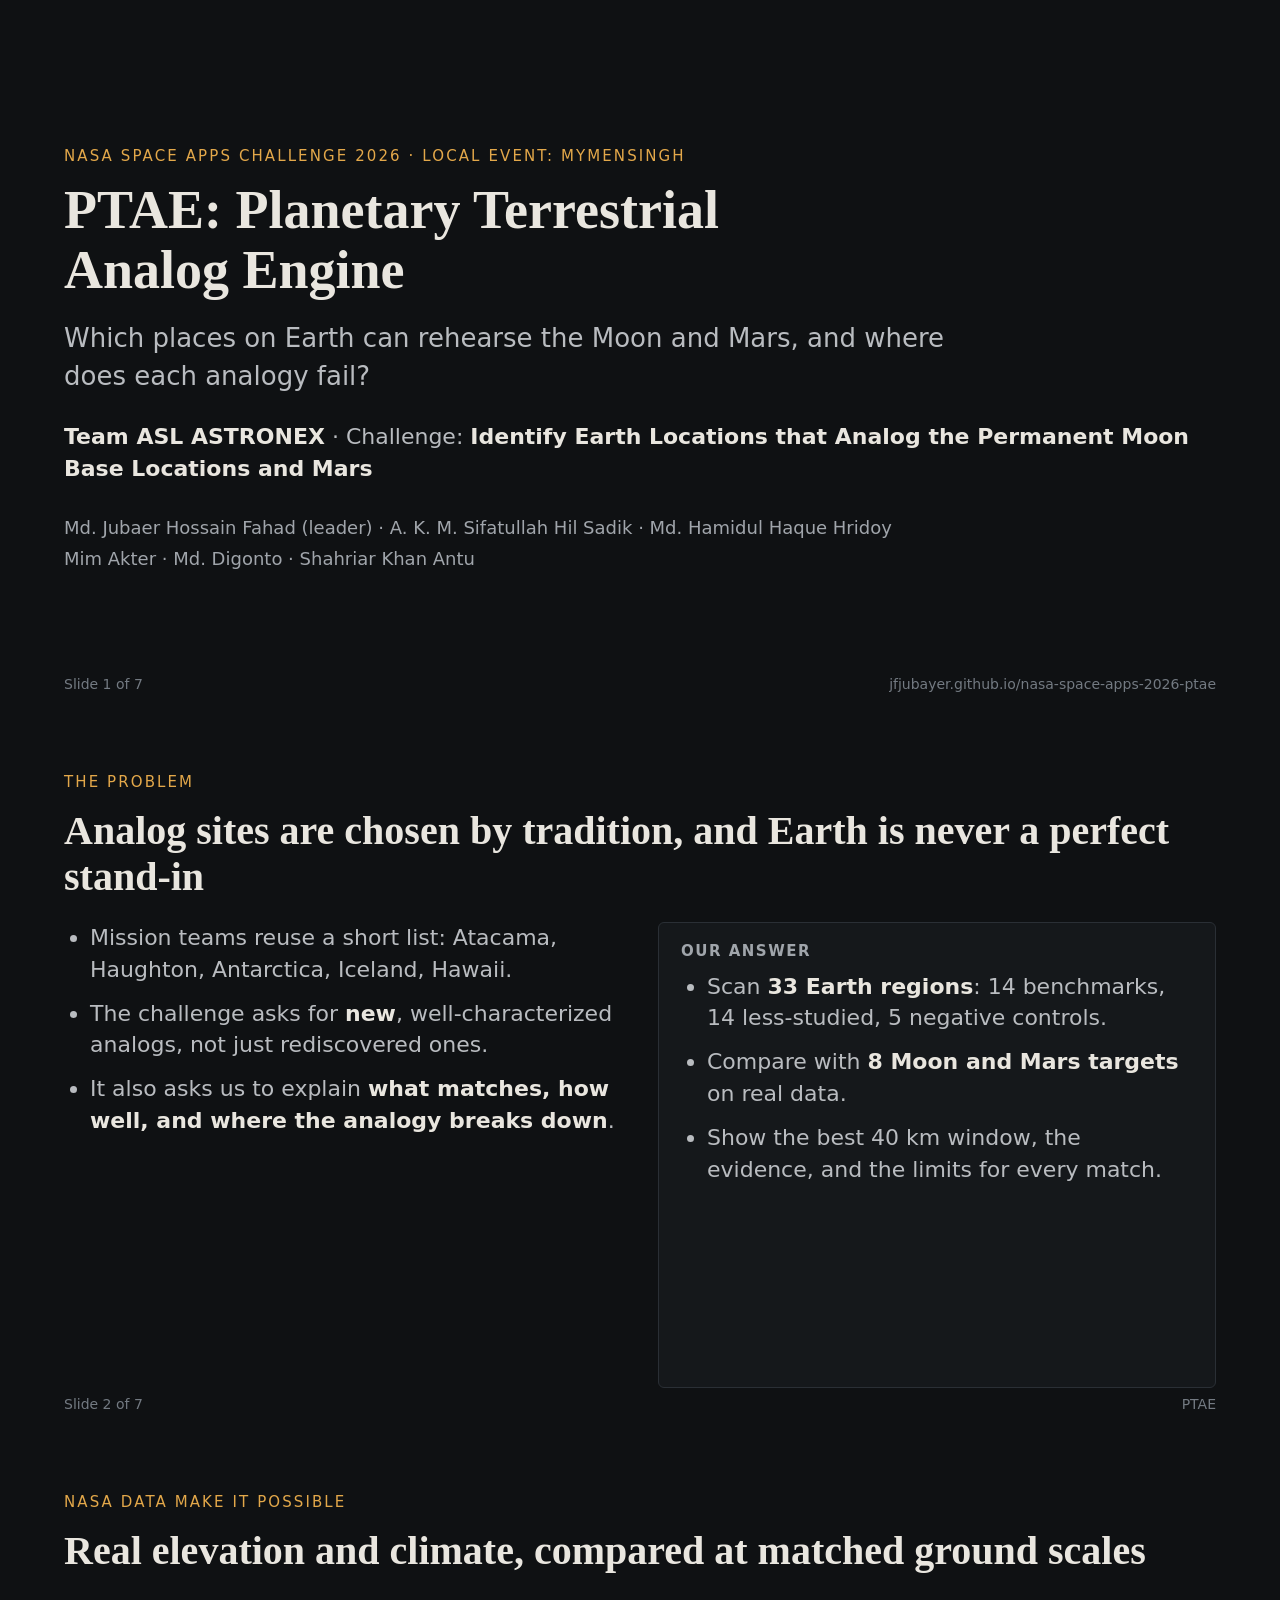
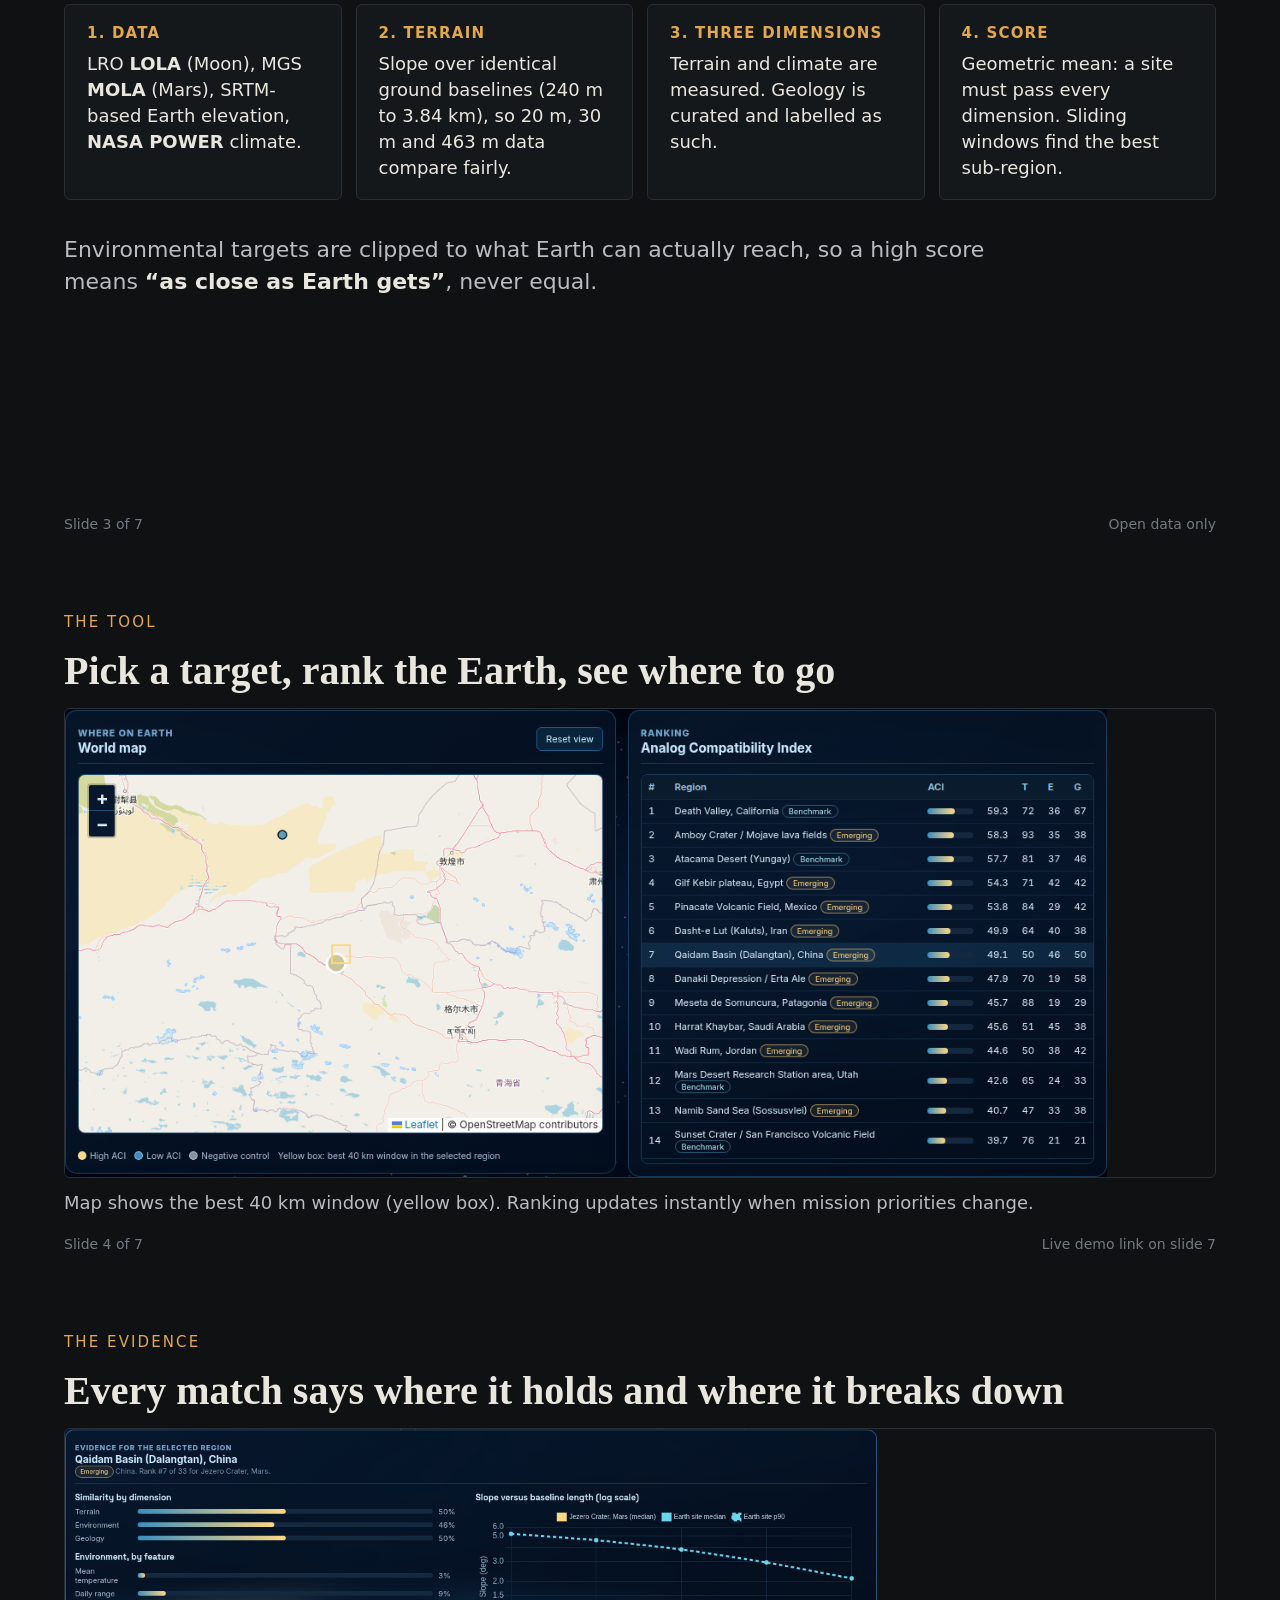
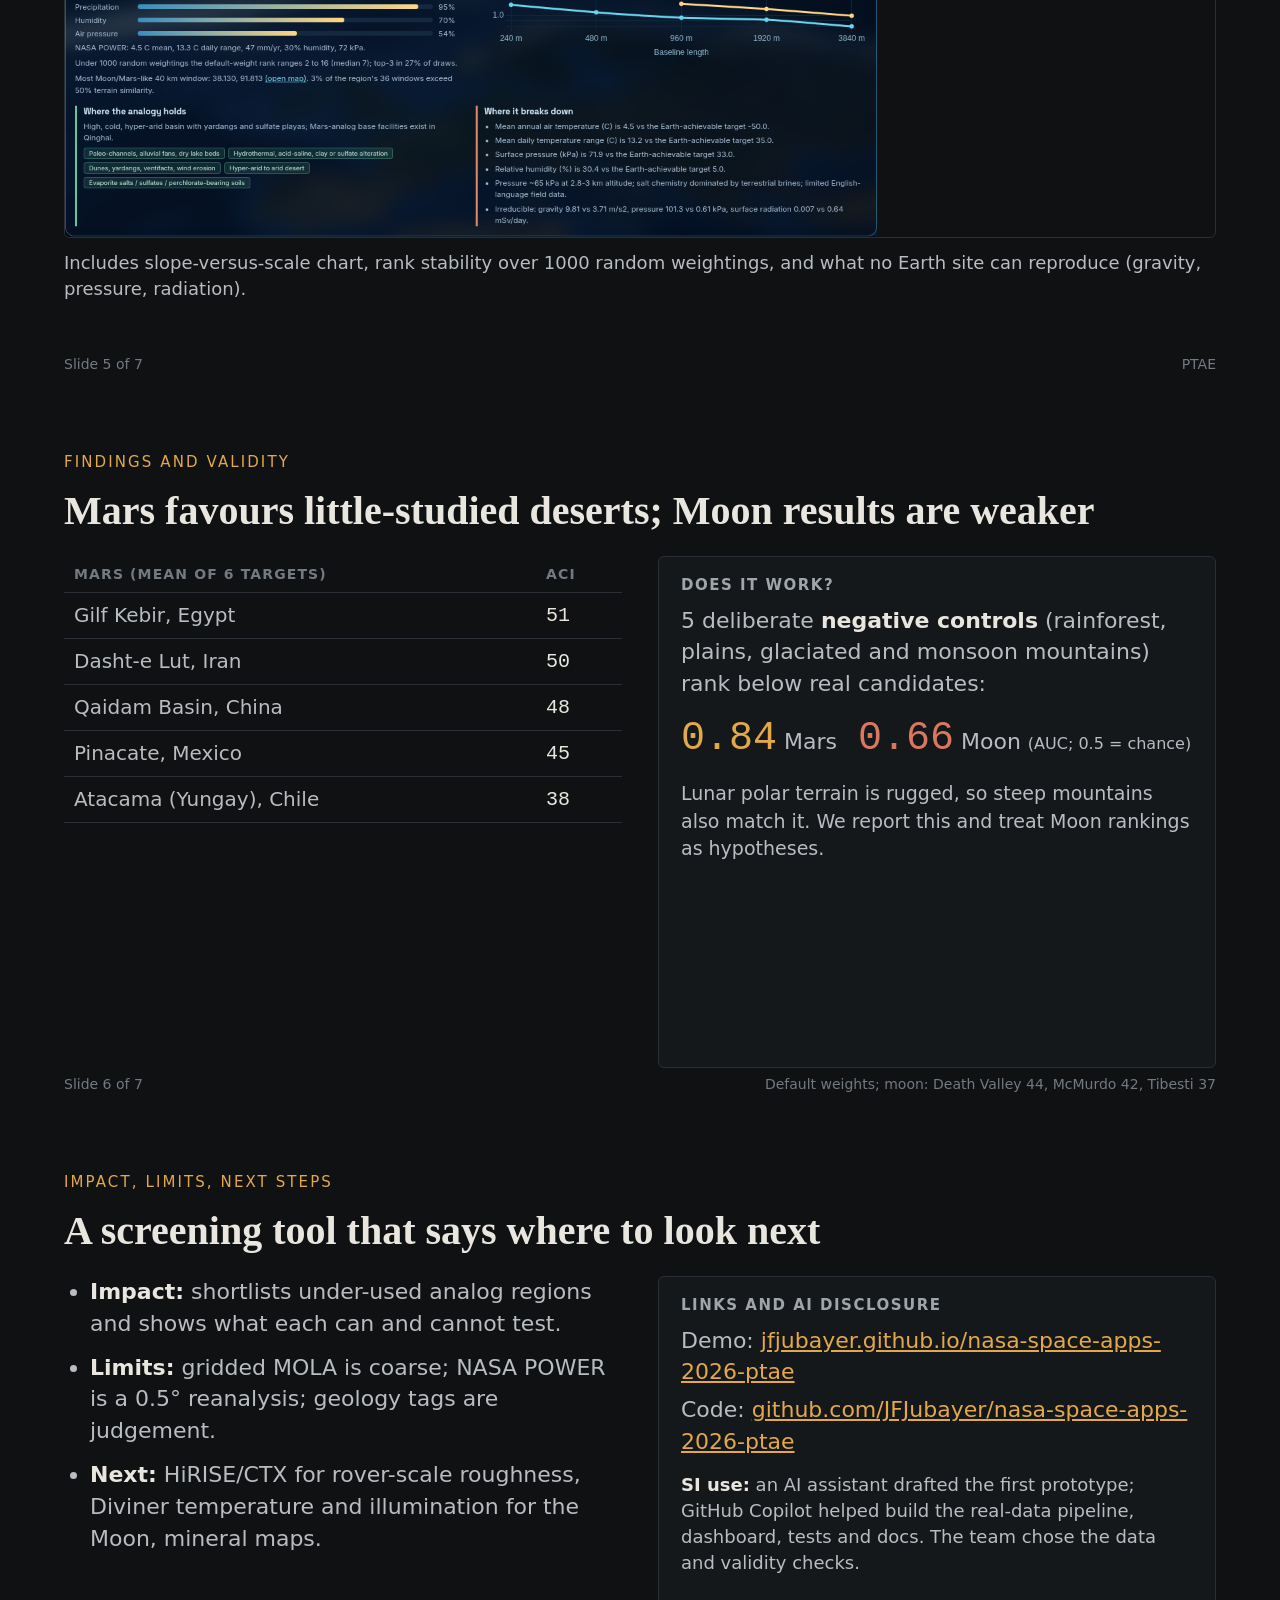
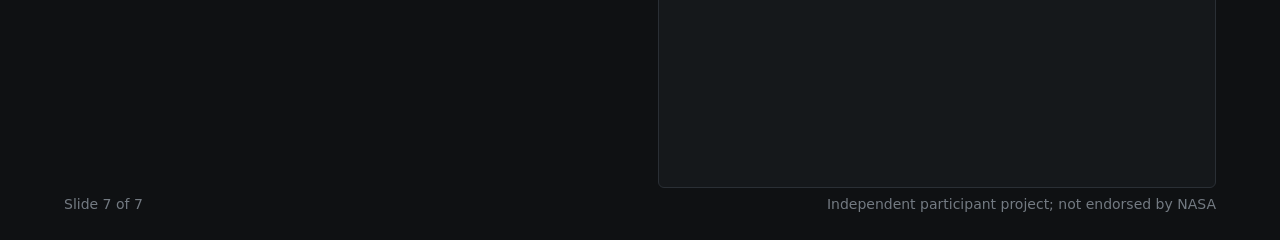
<file: docs/demo/PTAE_demo_slides.html>
<!DOCTYPE html>
<html lang="en">
<head>
<meta charset="utf-8">
<title>PTAE demo slides (7)</title>
<style>
@page { size: 1280px 720px; margin: 0; }
* { box-sizing: border-box; margin: 0; padding: 0; }
html, body { background: #0f1113; }
body { font: 22px/1.45 ui-sans-serif, system-ui, "Segoe UI", Roboto, Arial, sans-serif; color: #e9e6df; }
.slide { width: 1280px; height: 720px; padding: 52px 64px; page-break-after: always; break-after: page; display: flex; flex-direction: column; position: relative; overflow: hidden; }
.slide:last-child { page-break-after: auto; break-after: auto; }
.kicker { font-size: 15px; letter-spacing: 0.14em; text-transform: uppercase; color: #e3a84a; margin-bottom: 14px; }
h1 { font-family: "Iowan Old Style", Palatino, Georgia, serif; font-weight: 600; font-size: 54px; line-height: 1.1; }
h2 { font-family: "Iowan Old Style", Palatino, Georgia, serif; font-weight: 600; font-size: 40px; line-height: 1.15; margin-bottom: 22px; }
p, li { color: #b9bcc0; }
strong { color: #e9e6df; }
ul { padding-left: 26px; display: grid; gap: 12px; align-content: start; }
.foot { position: absolute; left: 64px; right: 64px; bottom: 26px; display: flex; justify-content: space-between; font-size: 14px; color: #737a82; }
.cols { display: grid; grid-template-columns: 1fr 1fr; gap: 36px; flex: 1; min-height: 0; }
.card { border: 1px solid #2a2f35; border-radius: 6px; padding: 18px 22px; background: #15181b; }
.card h3 { font-size: 15px; letter-spacing: 0.1em; text-transform: uppercase; color: #a0a5ab; font-weight: 600; margin-bottom: 8px; }
.flow { display: grid; grid-template-columns: repeat(4, 1fr); gap: 14px; margin-top: 8px; }
.flow .card { font-size: 18px; }
.flow .card b { display: block; color: #e3a84a; font-size: 15px; letter-spacing: 0.08em; text-transform: uppercase; margin-bottom: 6px; }
.shot { border: 1px solid #2a2f35; border-radius: 6px; width: 100%; display: block; }
.big { font-family: ui-monospace, Menlo, Consolas, monospace; font-size: 40px; color: #e3a84a; }
.members { font-size: 18px; color: #a0a5ab; margin-top: 28px; line-height: 1.7; }
table { border-collapse: collapse; width: 100%; font-size: 20px; }
td, th { text-align: left; padding: 8px 10px; border-bottom: 1px solid #2a2f35; color: #b9bcc0; }
th { color: #737a82; font-size: 14px; letter-spacing: 0.08em; text-transform: uppercase; font-weight: 600; }
td.n { color: #e9e6df; font-family: ui-monospace, Menlo, Consolas, monospace; }
a { color: #e3a84a; }
</style>
</head>
<body>

<section class="slide" style="justify-content:center">
  <div class="kicker">NASA Space Apps Challenge 2026 &middot; Local event: Mymensingh</div>
  <h1>PTAE: Planetary Terrestrial<br>Analog Engine</h1>
  <p style="margin-top:20px;font-size:26px;max-width:900px">Which places on Earth can rehearse the Moon and Mars, and where does each analogy fail?</p>
  <p style="margin-top:26px"><strong>Team ASL ASTRONEX</strong> &middot; Challenge: <strong>Identify Earth Locations that Analog the Permanent Moon Base Locations and Mars</strong></p>
  <div class="members">Md. Jubaer Hossain Fahad (leader) &middot; A. K. M. Sifatullah Hil Sadik &middot; Md. Hamidul Haque Hridoy<br>Mim Akter &middot; Md. Digonto &middot; Shahriar Khan Antu</div>
  <div class="foot"><span>Slide 1 of 7</span><span>jfjubayer.github.io/nasa-space-apps-2026-ptae</span></div>
</section>

<section class="slide">
  <div class="kicker">The problem</div>
  <h2>Analog sites are chosen by tradition, and Earth is never a perfect stand-in</h2>
  <div class="cols">
    <div>
      <ul>
        <li>Mission teams reuse a short list: Atacama, Haughton, Antarctica, Iceland, Hawaii.</li>
        <li>The challenge asks for <strong>new</strong>, well-characterized analogs, not just rediscovered ones.</li>
        <li>It also asks us to explain <strong>what matches, how well, and where the analogy breaks down</strong>.</li>
      </ul>
    </div>
    <div class="card">
      <h3>Our answer</h3>
      <ul>
        <li>Scan <strong>33 Earth regions</strong>: 14 benchmarks, 14 less-studied, 5 negative controls.</li>
        <li>Compare with <strong>8 Moon and Mars targets</strong> on real data.</li>
        <li>Show the best 40 km window, the evidence, and the limits for every match.</li>
      </ul>
    </div>
  </div>
  <div class="foot"><span>Slide 2 of 7</span><span>PTAE</span></div>
</section>

<section class="slide">
  <div class="kicker">NASA data make it possible</div>
  <h2>Real elevation and climate, compared at matched ground scales</h2>
  <div class="flow">
    <div class="card"><b>1. Data</b>LRO <strong>LOLA</strong> (Moon), MGS <strong>MOLA</strong> (Mars), SRTM-based Earth elevation, <strong>NASA POWER</strong> climate.</div>
    <div class="card"><b>2. Terrain</b>Slope over identical ground baselines (240 m to 3.84 km), so 20 m, 30 m and 463 m data compare fairly.</div>
    <div class="card"><b>3. Three dimensions</b>Terrain and climate are measured. Geology is curated and labelled as such.</div>
    <div class="card"><b>4. Score</b>Geometric mean: a site must pass every dimension. Sliding windows find the best sub-region.</div>
  </div>
  <p style="margin-top:34px;max-width:1000px">Environmental targets are clipped to what Earth can actually reach, so a high score means <strong>&ldquo;as close as Earth gets&rdquo;</strong>, never equal.</p>
  <div class="foot"><span>Slide 3 of 7</span><span>Open data only</span></div>
</section>

<section class="slide">
  <div class="kicker">The tool</div>
  <h2 style="margin-bottom:14px">Pick a target, rank the Earth, see where to go</h2>
  <img class="shot" src="app_ranking.png" alt="PTAE dashboard: world map and ranking for Jezero Crater" style="max-height:470px;object-fit:contain;object-position:left top">
  <p style="margin-top:12px;font-size:18px">Map shows the best 40 km window (yellow box). Ranking updates instantly when mission priorities change.</p>
  <div class="foot"><span>Slide 4 of 7</span><span>Live demo link on slide 7</span></div>
</section>

<section class="slide">
  <div class="kicker">The evidence</div>
  <h2 style="margin-bottom:14px">Every match says where it holds and where it breaks down</h2>
  <img class="shot" src="app_evidence.png" alt="PTAE evidence panel for a selected region" style="max-height:410px;object-fit:contain;object-position:left top">
  <p style="margin-top:12px;font-size:18px">Includes slope-versus-scale chart, rank stability over 1000 random weightings, and what no Earth site can reproduce (gravity, pressure, radiation).</p>
  <div class="foot"><span>Slide 5 of 7</span><span>PTAE</span></div>
</section>

<section class="slide">
  <div class="kicker">Findings and validity</div>
  <h2>Mars favours little-studied deserts; Moon results are weaker</h2>
  <div class="cols">
    <div>
      <table>
        <tr><th>Mars (mean of 6 targets)</th><th>ACI</th></tr>
        <tr><td>Gilf Kebir, Egypt</td><td class="n">51</td></tr>
        <tr><td>Dasht-e Lut, Iran</td><td class="n">50</td></tr>
        <tr><td>Qaidam Basin, China</td><td class="n">48</td></tr>
        <tr><td>Pinacate, Mexico</td><td class="n">45</td></tr>
        <tr><td>Atacama (Yungay), Chile</td><td class="n">38</td></tr>
      </table>
    </div>
    <div class="card">
      <h3>Does it work?</h3>
      <p>5 deliberate <strong>negative controls</strong> (rainforest, plains, glaciated and monsoon mountains) rank below real candidates:</p>
      <p style="margin-top:10px"><span class="big">0.84</span> Mars &nbsp; <span class="big" style="color:#d9785f">0.66</span> Moon <span style="font-size:16px">(AUC; 0.5 = chance)</span></p>
      <p style="margin-top:12px;font-size:19px">Lunar polar terrain is rugged, so steep mountains also match it. We report this and treat Moon rankings as hypotheses.</p>
    </div>
  </div>
  <div class="foot"><span>Slide 6 of 7</span><span>Default weights; moon: Death Valley 44, McMurdo 42, Tibesti 37</span></div>
</section>

<section class="slide">
  <div class="kicker">Impact, limits, next steps</div>
  <h2>A screening tool that says where to look next</h2>
  <div class="cols">
    <ul>
      <li><strong>Impact:</strong> shortlists under-used analog regions and shows what each can and cannot test.</li>
      <li><strong>Limits:</strong> gridded MOLA is coarse; NASA POWER is a 0.5&deg; reanalysis; geology tags are judgement.</li>
      <li><strong>Next:</strong> HiRISE/CTX for rover-scale roughness, Diviner temperature and illumination for the Moon, mineral maps.</li>
    </ul>
    <div class="card">
      <h3>Links and AI disclosure</h3>
      <p>Demo: <a href="https://jfjubayer.github.io/nasa-space-apps-2026-ptae/">jfjubayer.github.io/nasa-space-apps-2026-ptae</a></p>
      <p style="margin-top:6px">Code: <a href="https://github.com/JFJubayer/nasa-space-apps-2026-ptae">github.com/JFJubayer/nasa-space-apps-2026-ptae</a></p>
      <p style="margin-top:14px;font-size:18px"><strong>SI use:</strong> an AI assistant drafted the first prototype; GitHub Copilot helped build the real-data pipeline, dashboard, tests and docs. The team chose the data and validity checks.</p>
    </div>
  </div>
  <div class="foot"><span>Slide 7 of 7</span><span>Independent participant project; not endorsed by NASA</span></div>
</section>

</body>
</html>
</file>
